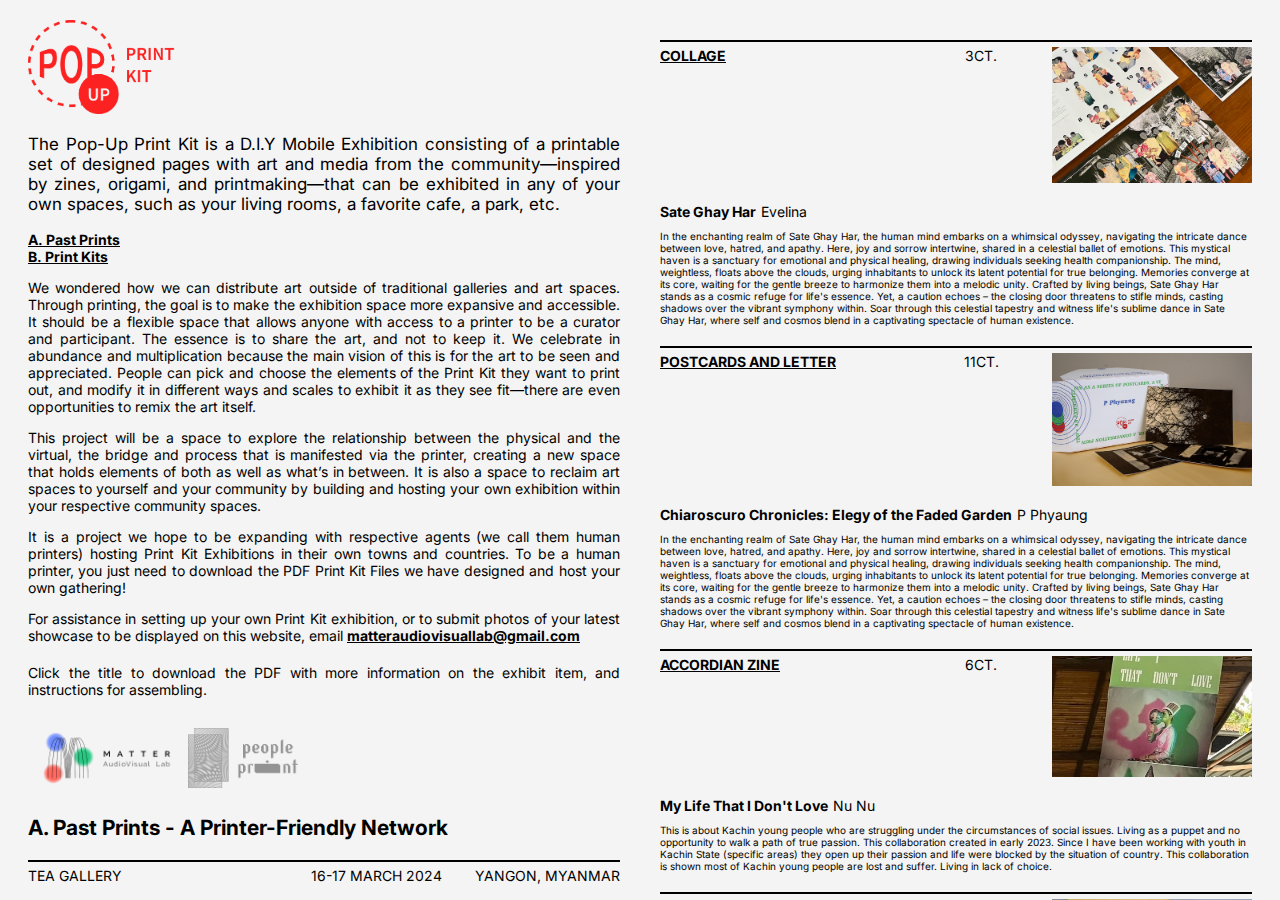
<file: index.html>
<html>
  <head>
    <!-- 
      This is an HTML comment
      You can write text in a comment and the content won't be visible in the page
    -->

    <meta charset="utf-8" />
    <meta name="viewport" content="width=device-width, initial-scale=1" />
    <link rel="icon" href="https://glitch.com/favicon.ico" />

    <!--
      This is the page head - it contains info the browser uses
      Like the title, which appears on the browser tab but not inside the page
      Further down you'll see the content that displays in the page
    -->
    <title>Pop-Up Print Kit</title>

    <!-- The website stylesheet -->
    <link rel="stylesheet" href="style.css" />
    <link rel="preconnect" href="https://fonts.googleapis.com">
    <link rel="preconnect" href="https://fonts.gstatic.com" crossorigin>
    <link href="https://fonts.googleapis.com/css2?family=Inter:wght@400;600;800&display=swap" rel="stylesheet">
    <link rel="icon" type="image/x-icon" href="assets/popuplogox3.ico">
    <!-- <script src="/script.js" defer></script> -->
  </head>
  <body>
    <div class="container">
      <img class="logo" src="assets/popuplogox3.png">
      <div class="description">
        <p class="lead">The Pop-Up Print Kit is a D.I.Y Mobile Exhibition consisting of a printable set of designed pages with art and media from the community—inspired by zines, origami, and printmaking—that can be exhibited in any of your own spaces, such as your living rooms, a favorite cafe, a park, etc.</p>
        <div class="menu">
          <a href="#pastprints">A. Past Prints</a><br/>
          <a href="#printkits">B. Print Kits</a>
        </div>
        <p>We wondered how we can distribute art outside of traditional galleries and art spaces. Through printing, the goal is to make the exhibition space more expansive and accessible. It should be a flexible space that allows anyone with access to a printer to be a curator and participant. The essence is to share the art, and not to keep it. We celebrate in abundance and multiplication because the main vision of this is for the art to be seen and appreciated. People can pick and choose the elements of the Print Kit they want to print out, and modify it in different ways and scales to exhibit it as they see fit—there are even opportunities to remix the art itself. </p>

<p>This project will be a space to explore the relationship between the physical and the virtual, the bridge and process that is manifested via the printer, creating a new space that holds elements of both as well as what’s in between. It is also a space to reclaim art spaces to yourself and your community by building and hosting your own exhibition within your respective community spaces. </p>

<p>It is a project we hope to be expanding with respective agents (we call them human printers) hosting Print Kit Exhibitions in their own towns and countries. To be a human printer, you just need to download the PDF Print Kit Files we have designed and host your own gathering!</p>
        <p>For assistance in setting up your own Print Kit exhibition, or to submit photos of your latest showcase to be displayed on this website, email <script TYPE="text/javascript">
          emailE=('matteraudiovisuallab@' + 'gmail.com')
          document.write('<A href="mailto:' + emailE + '">' + emailE + '</a>')
        </script></p>
      </div>
      <div class="description">Click the title to download the PDF with more information on the exhibit item, and instructions for assembling.</div>
      <div class="logo-container"><img class="matter" src="assets/matterlogox3.png"/><img class="peopleprint" src="assets/pplogox3.png"/></div>
      <h2 id="pastprints">A. Past Prints - A Printer-Friendly Network</h2>
      <div class="event-item">
        <div class="exhibit-title"><span>Tea Gallery</span><span>16-17 March 2024</span><span>Yangon, Myanmar</span></div>
        <p class="description">Hosted at Pan Chan Cafe, exhibited in an outdoor cafe space over 2 days with a roundtable discussion and exquisite corpse collaborative game workshop. </p>
        <div class="event-photo-container">
          <img src="assets/photos/yangon.jpg" />
          <img src="assets/photos/yangon5.jpg" />
          <img src="assets/photos/yangon2.jpg" />
          <img src="assets/photos/yangon3.JPG" />
          <img src="assets/photos/yangon4.JPG" />
        </div>
      </div>
      <div class="event-item">
        <div class="exhibit-title"><span>Print Room</span><span>16 March 2024</span><span>Chicago, USA</span></div>
        <p class="description">Hosted in an apartment in the Albany Park neighborhood, in collaboration with practice room, featuring music from DJ Lula. </p>
        <div class="event-photo-container">
          <img src="assets/photos/chicago.jpg" />
          <img src="assets/photos/chicago5.jpg" />
          <img src="assets/photos/chicago2.jpg" />
          <img src="assets/photos/chicago3.jpg" />
          <img src="assets/photos/chicago4.jpg" />
        </div>
      </div>
      <h2 id="printkits">B. Print Kits - Build Your Own Exhibition</h2>
      <div class="exhibit-item">
        <div class="exhibit-title"><span><a href="assets/pdfs/tabletopgallery.pdf">Tabletop Gallery</a></span><span>27ct.</span><img src="assets/photos/tabletopgallery.jpg" /></div>
        <div class="artist-block">
          <div class="art-title"><span class="work-title">Main Ma So Tar Bar Lae</span><span class="artist-title">Evelina</span></div>
          <div class="art-description">
            
          </div>
        </div>
        <div class="artist-block">
          <div class="art-title"><span class="work-title">Yangon's Nightlife</span><span class="artist-title">Operation Kino</span></div>
          <div class="art-description">
            The artwork is a way for me to describe how I see Yangon at the time with the use of a new art brushes and neon colors that I was exploring. Mostly it was Yangon's nightlife through my eyes, infused with the sentiment of falling out of love with the city. The series was created in 2023. I drew them because I was sad.
          </div>
        </div>
        <div class="artist-block">
          <div class="art-title"><span class="work-title">Colors</span><span class="artist-title">Neutron Aung</span></div>
          <div class="art-description">
            Turns out sexuality is attached in you as an essential part of your being. However, when being homosexual is considered wrong, you want to cut yourself out. As you cut, you bleed in color. As I am my being, I have to constantly remind myself by splitting myself and tell the other me 'It is OK.' I hope I am listening.
          </div>
        </div>
        <div class="artist-block">
          <div class="art-title"><span class="work-title">Mahaar Duu / Chin Lone</span><span class="artist-title">Khant Myat Thein</span></div>
          <div class="art-description">
            When I was a high school student, my friends and I could only play chin lone due to a lack of space for other sports. Chin lone is a team sport, allowing for 2 to 15 players. I had numerous memorable moments with this sport, which I am unable to recreate today. As a result, I created an illustration called "Chin Lone" to capture those memories.
          </div>
        </div>
        <div class="artist-block">
          <div class="art-title"><span class="work-title">What Was I Made For</span><span class="artist-title">Freya Thu</span></div>
          <div class="art-description">
            Inspired by the Barbie movie.
          </div>
        </div>
        <div class="artist-block">
          <div class="art-title"><span class="work-title">The Travelers</span><span class="artist-title">Taiki</span></div>
          <div class="art-description">
            It was taken in 2021. I was going to Dala with my dad in the misty morning. When I saw a group of people and the boats, it felt very surreal to me and I took the shot. Surreal travelers in the surreal reality.
          </div>
        </div>
        <div class="artist-block">
          <div class="art-title"><span class="work-title">Traveller in Pain</span><span class="artist-title">Wai Yan Htut</span></div>
          <div class="art-description">
            In this year, I have experienced regret, the feeling of missing someone, failure, and grieving, which has transformed into a poem. And it's simple. It resides simply in my heart, flowing like liquid verse.
          </div>
        </div>
        <div class="artist-block">
          <div class="art-title"><span class="work-title">Psychedelic Blues</span><span class="artist-title">Thura Khaing</span></div>
          <div class="art-description">
            
          </div>
        </div>
        <div class="artist-block">
          <div class="art-title"><span class="work-title">Love and Swan / Sun, Glass, and Magic</span><span class="artist-title">Dasom Seint</span></div>
          <div class="art-description">
            Love and Swan, I paint[ed] this when I felt really alone and I found myself while painting this. Sun,Glass and Magic, when I was young I really liked Tangled, the Disney movie, so I got inspired.
          </div>
        </div>
        <div class="artist-block">
          <div class="art-title"><span class="work-title">Hopeless Midnight / Portrait of my Broski</span><span class="artist-title">Wai Yan Phyo</span></div>
          <div class="art-description">
            Hopeless Midnight: In the depths of midnight, thoughts ebb and flow like the tide. When will the sense of being lost and hopeless come to an end? Portrait of my Broski: In January 2022, one night, I heard the news that one of my broski sacrificed his life in Yangon. I drew this portrait that night to respect and honor him. However, a few months later, fortunately he has escaped death.
          </div>
        </div>
        <div class="artist-block">
          <div class="art-title"><span class="work-title">Heavy / Help</span><span class="artist-title">Wai Yan Phyo</span></div>
          <div class="art-description">
            Heavy: The weight of thoughts intensifies when there's no one to share and bear them with. Help: A man felt lost and needed help, but nobody heard him.
          </div>
        </div>
      </div>
      <div class="exhibit-item">
        <div class="exhibit-title"><span><a href="assets/pdfs/cube.pdf">Cube</a></span><span>1ct.</span><img src="assets/photos/cube.png" /></div>
        <div class="artist-block">
          <div class="art-title"><span class="work-title">Whatever Vol. 1</span><span class="artist-title">Er Yi</span></div>
          <div class="art-description">
            Two pages from his personal zine "Whatever" Vol. 1, reflecting random thoughts or words in his head.
          </div>
        </div>
      </div>
      <div class="exhibit-item">
        <div class="exhibit-title"><span><a href="assets/pdfs/cylinder.pdf">Cylinder</a></span><span>1ct.</span><img src="assets/photos/cylinder.png" /></div>
        <div class="artist-block">
          <div class="art-title"><span class="work-title">Untitled</span><span class="artist-title">Kyaw Zeya</span></div>
          <div class="art-description">
            
          </div>
        </div>
      </div>
      <div class="exhibit-item">
        <div class="exhibit-title"><span><a href="assets/pdfs/zine.pdf">Zine</a></span><span>7ct.</span><img src="assets/photos/zine.png" /></div>
        <div class="artist-block">
          <div class="art-title"><span class="work-title">Thadingyut</span><span class="artist-title">Morris John</span></div>
          <div class="art-description">
            Graphic Novel story by Dai Yon, 17 years old author who wrote many short stories and poems. Illustrated by Morris John, 19 years old painter and poet.
          </div>
        </div>
      </div>
      <div class="exhibit-item">
        <div class="exhibit-title"><span><a href="assets/pdfs/cassettecosmonauts.pdf">Cassette Sleeve</a></span><span>1ct.</span><img src="assets/photos/cube.png" /></div>
        <div class="artist-block">
          <div class="art-title"><span class="work-title">Cosmonauts</span><span class="artist-title">Vicketta</span></div>
          <div class="art-description">
            The song is about an expression when two souls, like drifting particles in the vastness of space, find their way to each other at precisely the right moment in life. It's that rare collision of cosmic timing, where their paths align, creating a beautiful encounter that feels as serendipitous as stars converging in the cosmic dance. Hence it's called Cosmonauts.
          </div>
        </div>
      </div>
      <div class="exhibit-item">
        <div class="exhibit-title"><span><a href="assets/pdfs/filmstrip.pdf">Film Strips</a></span><span>6ct.</span><img src="assets/photos/filmstrips.jpg" /></div>
        <div class="artist-block">
          <div class="art-title"><span class="work-title">Thirty Prose</span><span class="artist-title">Ei Mon Kyaw</span></div>
          <div class="art-description">
            I just imagined what I remembered most about my father, whether it was real or not, and he passed away 25 years ago. I wrote this prose for my second short film, ‘Thirty’. It was from the scene where the protagonist recited about her father.
          </div>
        </div>
      </div>
      <div class="exhibit-item">
        <div class="exhibit-title"><span><a href="assets/pdfs/flipbookclouds.pdf">Flipbook</a></span><span>2ct.</span><img src="assets/photos/flipbookclouds.png" /></div>
        <div class="artist-block">
          <div class="art-title"><span class="work-title">The Beauty of Clouds</span><span class="artist-title">Freya Thu</span></div>
          <div class="art-description">
            Nephophile [Noun.] Definition: A person who loves clouds; love of clouds; fondness or obsession of clouds.
          </div>
        </div>
      </div>
      <div class="exhibit-item">
        <div class="exhibit-title"><span><a href="assets/pdfs/accordianzine.pdf">Accordian Zine</a></span><span>2ct.</span><img src="assets/photos/accordianzine.jpg" /></div>
        <div class="artist-block">
          <div class="art-title"><span class="work-title">Homes from Homes</span><span class="artist-title">Eddie</span></div>
          <div class="art-description">
            The collages were created away from the hearth of familial relationships, develops as a clandestine dialogue with isolation, reflecting the perseverance and adaptability that sprout from the harshnesses. A spectral play evolves between the pixels as an act of intimate connection born from an enigmatic embrace of distinction. As a person who experienced the challenges of losing both parents during early childhood and adolescence, I experienced a chaotic journey marked by transitions from one household to another due to financial constraints and difficult living conditions. I am currently living far away from my family, relatives, and friends. These circumstances have compelled me to develop resilience and adaptability in order to survive. Despite suffering from clinical depression, anxiety, suicidal thoughts, and extreme introversion, I have overcomed the hardship to connect with diverse people and collaborate effectively, even when our perspectives do not fully align.
          </div>
        </div>
      </div>
      
    </div>
    <div class="container">
      <div class="exhibit-item">
        <div class="exhibit-title"><span><a href="assets/pdfs/collage.pdf">Collage</a></span><span>3ct.</span><img src="assets/photos/collage.png" /></div>
        <div class="artist-block">
          <div class="art-title"><span class="work-title">Sate Ghay Har</span><span class="artist-title">Evelina</span></div>
          <div class="art-description">
            In the enchanting realm of Sate Ghay Har, the human mind embarks on a whimsical odyssey, navigating the intricate dance between love, hatred, and apathy. Here, joy and sorrow intertwine, shared in a celestial ballet of emotions. This mystical haven is a sanctuary for emotional and physical healing, drawing individuals seeking health companionship. The mind, weightless, floats above the clouds, urging inhabitants to unlock its latent potential for true belonging. Memories converge at its core, waiting for the gentle breeze to harmonize them into a melodic unity. Crafted by living beings, Sate Ghay Har stands as a cosmic refuge for life's essence. Yet, a caution echoes – the closing door threatens to stifle minds, casting shadows over the vibrant symphony within. Soar through this celestial tapestry and witness life's sublime dance in Sate Ghay Har, where self and cosmos blend in a captivating spectacle of human existence.
          </div>
        </div>
      </div>
      <div class="exhibit-item">
        <div class="exhibit-title"><span><a href="assets/pdfs/postcardschiaroscuro.pdf">Postcards and Letter</a></span><span>11ct.</span><img src="assets/photos/postcardsp.jpg" /></div>
        <div class="artist-block">
          <div class="art-title"><span class="work-title">Chiaroscuro Chronicles: Elegy of the Faded Garden</span><span class="artist-title">P Phyaung</span></div>
          <div class="art-description">
            In the enchanting realm of Sate Ghay Har, the human mind embarks on a whimsical odyssey, navigating the intricate dance between love, hatred, and apathy. Here, joy and sorrow intertwine, shared in a celestial ballet of emotions. This mystical haven is a sanctuary for emotional and physical healing, drawing individuals seeking health companionship. The mind, weightless, floats above the clouds, urging inhabitants to unlock its latent potential for true belonging. Memories converge at its core, waiting for the gentle breeze to harmonize them into a melodic unity. Crafted by living beings, Sate Ghay Har stands as a cosmic refuge for life's essence. Yet, a caution echoes – the closing door threatens to stifle minds, casting shadows over the vibrant symphony within. Soar through this celestial tapestry and witness life's sublime dance in Sate Ghay Har, where self and cosmos blend in a captivating spectacle of human existence.
          </div>
        </div>
      </div>
      <div class="exhibit-item">
        <div class="exhibit-title"><span><a href="assets/pdfs/accordianzinemylife.pdf">Accordian Zine</a></span><span>6ct.</span><img src="assets/photos/accordianzinemylife.png" /></div>
        <div class="artist-block">
          <div class="art-title"><span class="work-title">My Life That I Don't Love</span><span class="artist-title">Nu Nu</span></div>
          <div class="art-description">
            This is about Kachin young people who are struggling under the circumstances of social issues. Living as a puppet and no opportunity to walk a path of true passion. This collaboration created in early 2023. Since I have been working with youth in Kachin State (specific areas) they open up their passion and life were blocked by the situation of country. This collaboration is shown most of Kachin young people are lost and suffer. Living in lack of choice.
          </div>
        </div>
      </div>
      <div class="exhibit-item">
        <div class="exhibit-title"><span><a href="assets/pdfs/accordianzinemylife.pdf">Accordian Fold Zine</a></span><span>3ct.</span><img src="assets/photos/accordianfoldzine.jpg" /></div>
        <div class="artist-block">
          <div class="art-title"><span class="work-title">It's All About Red from the Small Town</span><span class="artist-title">Gabriel Htoo</span></div>
          <div class="art-description">
            It's all about red from the small town, Pathein City.
          </div>
        </div>
      </div>
      <div class="exhibit-item">
        <div class="exhibit-title"><span><a href="assets/pdfs/triptych.pdf">Triptych</a></span><span>3ct.</span><img src="assets/photos/triptych.jpg" /></div>
        <div class="artist-block">
          <div class="art-title"><span class="work-title">Untitled</span><span class="artist-title">Aung Kyaw</span></div>
          <div class="art-description">

          </div>
        </div>
      </div>
      <div class="exhibit-item">
        <div class="exhibit-title"><span><a href="assets/pdfs/laptop.pdf">Laptop Photo Frame</a></span><span>4ct.</span><img src="assets/photos/laptop.png" /></div>
        <div class="artist-block">
          <div class="art-title"><span class="work-title">Now/Here</span><span class="artist-title">Asad Ali Zulfiqar</span></div>
          <div class="art-description">
            now/here is a map of walks in the city of Karachi, Pakistan recorded in a thread of 28 emails. Through an epistolary story about queer relationships blooming and wilting, this project is an experiment in creating a queer autobiographic practice that honors and upholds the transient nature of identity through the transformative potential of compassionate remembering. This browser-based work unfolds in the private space of the user’s inbox and is rich with hypertext. Visit <a href="bit.ly/getnowhere">bit.ly/getnowhere</a>.
          </div>
        </div>
      </div>
      <div class="exhibit-item">
        <div class="exhibit-title"><span><a href="assets/pdfs/flipbooktime.pdf">Flipbook</a></span><span>2ct.</span><img src="assets/photos/flipbooktime.jpg" /></div>
        <div class="artist-block">
          <div class="art-title"><span class="work-title">Time Without End</span><span class="artist-title">Saw James</span></div>
          <div class="art-description">
            As the earth rotates the Sun, we keep traveling and where the earth goes, our souls go along .The journey of Mother Earth goes on in a circle. Chasing after time, we encounter the space of emptiness yet this repeats like the time without end.
          </div>
        </div>
      </div>
      <div class="exhibit-item">
        <div class="exhibit-title"><span><a href="assets/pdfs/trash.pdf">Trash Can</a></span><span>4ct.</span><img src="assets/photos/trash.jpg" /></div>
        <div class="artist-block">
          <div class="art-title"><span class="work-title">Decompose</span><span class="artist-title">Mayco Naing</span></div>
          <div class="art-description">
            
          </div>
        </div>
      </div>
      <div class="exhibit-item">
        <div class="exhibit-title"><span><a href="assets/pdfs/plateart.pdf">Plate Art</a></span><span>9ct.</span><img src="assets/photos/plateart.jpg" /></div>
        <div class="artist-block">
          <div class="art-title"><span class="work-title">La Mel Du Pays</span><span class="artist-title">Mayco Naing</span></div>
          <div class="art-description">
            
          </div>
        </div>
      </div>
      <div class="exhibit-item">
        <div class="exhibit-title"><span><a href="assets/pdfs/cassetteechoing.pdf">Cassette Sleeve</a></span><span>1ct.</span><img src="assets/photos/cassetteechoing.png" /></div>
        <div class="artist-block">
          <div class="art-title"><span class="work-title">Echoing Nature</span><span class="artist-title">Yan Sae</span></div>
          <div class="art-description">
            Recording of Nature through delay and reverb pedal. Came up with a concept, What if we are in somewhere in which sound travel though different medium? Listening to the sound of nature though different medium.
          </div>
        </div>
      </div>
      <div class="exhibit-item">
        <div class="exhibit-title"><span><a href="assets/pdfs/postcardsmystic.pdf">Postcards and Letter</a></span><span>10ct.</span><img src="assets/photos/postcardsmystic.png" /></div>
        <div class="artist-block">
          <div class="art-title"><span class="work-title">Mystic</span><span class="artist-title">Neutron Aung</span></div>
          <div class="art-description">
            Sometimes we see the reality as it is while we feel the reality in a way we want to experience it.
          </div>
        </div>
      </div>
      <div class="exhibit-item">
        <div class="exhibit-title"><span><a href="assets/pdfs/flipbookhouseonfire.pdf">Flipbook</a></span><span>3ct.</span><img src="assets/photos/flipbookhouseonfire.png" /></div>
        <div class="artist-block">
          <div class="art-title"><span class="work-title">House on Fire</span><span class="artist-title">Neutron Aung</span></div>
          <div class="art-description">
            This is a metaphorical short film to reflect the current reality of us. As levels of violence and humans turn against each others rise, we paradoxically find ourselves engrossed in singing Christmas carols. Amidst this chaotic backdrop (resembling a burning house), we are actively engaged in planning Christmas.
          </div>
        </div>
      </div>
      <div class="exhibit-item">
        <div class="exhibit-title"><span><a href="assets/pdfs/poetry.pdf">Poetry Cards</a></span><span>3ct.</span><img src="assets/photos/poetry.png" /></div>
        <div class="artist-block">
          <div class="art-title"><span class="work-title">You are a Tyrannasaurus Rex</span><span class="artist-title">Annesha Mitha</span></div>
          <div class="art-description">
            A choose your own adventure poem about a dinosaur at the end of the world. I've always been curious about the deep past, about branching narratives, and I wanted to combine these two curiosities.
          </div>
        </div>
      </div>
      <div class="exhibit-item">
        <div class="exhibit-title"><span><a href="assets/pdfs/cassettefootsteps.pdf">Cassette Sleeve</a></span><span>1ct.</span><img src="assets/photos/cassettefootsteps.png" /></div>
        <div class="artist-block">
          <div class="art-title"><span class="work-title">Footsteps from a Distance</span><span class="artist-title">Itö</span></div>
          <div class="art-description">
            
          </div>
        </div>
      </div>
    </div>
  </body>
  
</html>
</file>
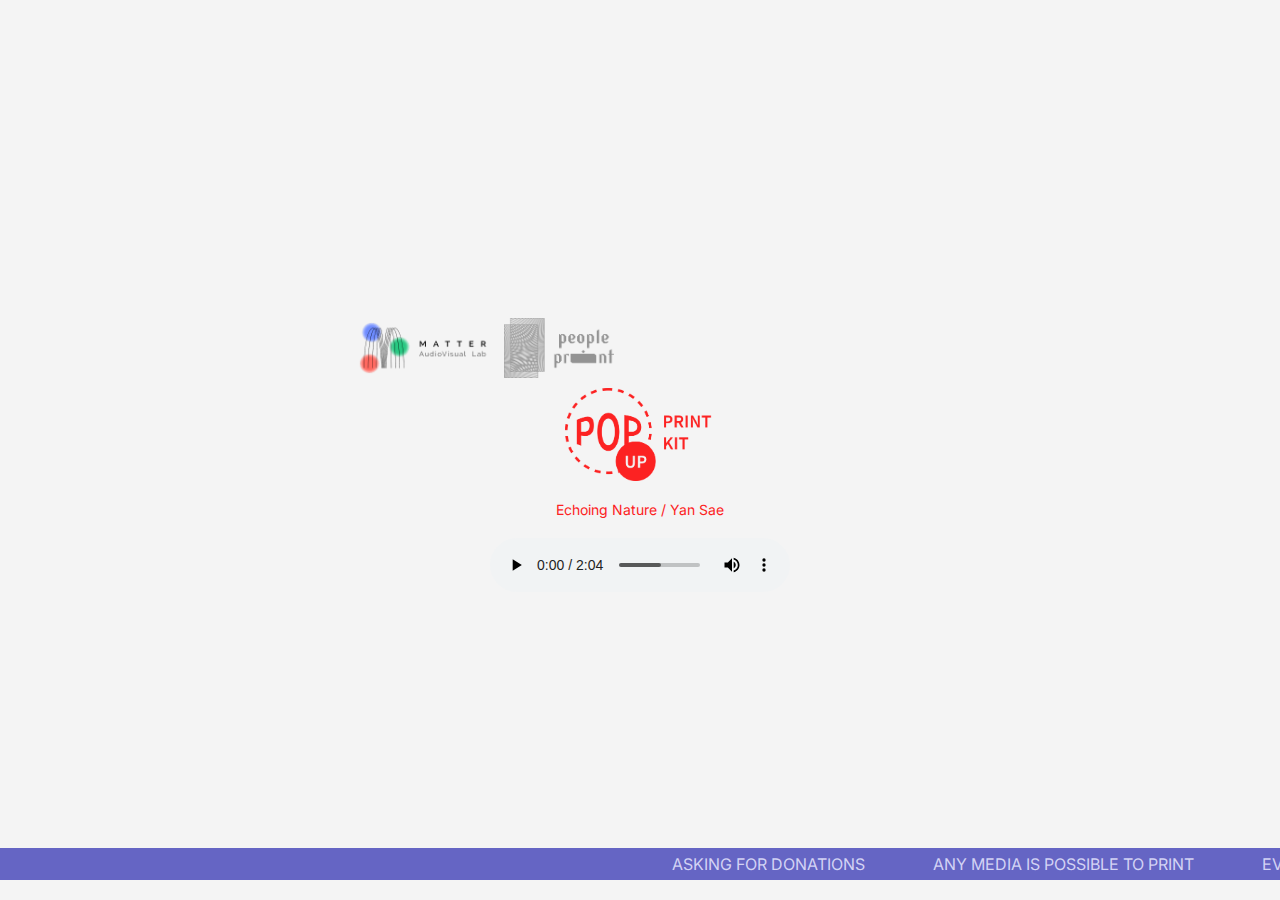
<file: echoingnature/index.html>
<html>
  <head>
    <!-- 
      This is an HTML comment
      You can write text in a comment and the content won't be visible in the page
    -->

    <meta charset="utf-8" />
    <meta name="viewport" content="width=device-width, initial-scale=1" />
    <link rel="icon" href="https://glitch.com/favicon.ico" />

    <!--
      This is the page head - it contains info the browser uses
      Like the title, which appears on the browser tab but not inside the page
      Further down you'll see the content that displays in the page
    -->
    <title>Pop-Up Print Kit</title>

    <!-- The website stylesheet -->
    <link rel="stylesheet" href="../style.css" />
    <link rel="preconnect" href="https://fonts.googleapis.com">
    <link rel="preconnect" href="https://fonts.gstatic.com" crossorigin>
    <link href="https://fonts.googleapis.com/css2?family=Inter:wght@400;600;800&display=swap" rel="stylesheet">
    <link rel="icon" type="image/x-icon" href="../assets/popuplogox3.ico">
    <!-- <script src="/script.js" defer></script> -->
  </head>
  <body>
    <div class="container red center">
      <div class="logo-container"><img class="matter" src="../assets/matterlogox3.png"/><img class="peopleprint" src="../assets/pplogox3.png"/></div>
      <img class="logo" src="../assets/popuplogox3.png">
      <div class="description">Echoing Nature / Yan Sae</div>
      <audio controls>
        <source src="../assets/echoingnature.mp3" type="audio/mpeg">
      Your browser does not support the audio element.
      </audio>
    </div>
    <div class="ticker-wrap">
      <div class="ticker">
        <div class="ticker__item">ASKING FOR DONATIONS</div>
        <div class="ticker__item">ANY MEDIA IS POSSIBLE TO PRINT</div>
        <div class="ticker__item">EVERY STORY, EVERY ARTWORK IS A MASTERPIECE</div>
        <div class="ticker__item">NO CURATION, NO DEADLINE</div>
        <div class="ticker__item">POP-UP PRINT KIT</div>
        <div class="ticker__item">MATTER</div>
        <div class="ticker__item">PEOPLE PRINT</div>
        
      </div>
    </div>
  </body>
  
</html>
</file>
<file: style.css>
body {
  font-family: 'Inter', sans-serif;
  font-size: 14px;
  background-color: #f4f4f4;
  display: flex;
  align-items: center;
  justify-content: center;
  overflow: hidden;
}

a {
  color: black !important;
}

.logo{
  width: 150px;
}

.container {
  padding: 20px;
  width: 50%;
  max-height: 100vh;
  overflow: scroll;
}

.description {
  text-align: justify;
  margin: 20px 0;
}

.event-photo-container{
  display: flex;
  flex-wrap: wrap;
}

.event-photo-container img {
  max-height: 150px;
  object-fit: contain;
  margin-right: 10px;
  margin-bottom: 10px;
}

.event-item .description {
  font-size: 10px;
  margin: 20px 0;
}

.lead {
  font-size: 17px;
}

.container a{
  font-weight: 700;
}

.center{
  text-align: center;
}

.center .description {
  text-align: center;
}

.exhibit-item {
  position: relative;
}

.exhibit-title {
  display: flex;
  justify-content: space-between;
  border-top: 2px solid black;
  padding-top: 5px;
  margin-top: 20px;
  text-transform: uppercase;
}

.exhibit-title a{ 
  color: black;
}

.exhibit-title span:first-of-type {
  width: 250px;
}

.exhibit-title img {
  width: 200px;
  object-fit: contain;
}

.work-title{
  font-weight: bold;
  margin-right: 5px;
}

.art-title {
  margin-top: 20px;
  margin-bottom: 10px;
}

.art-description {
  font-size: 10px;
  margin-bottom: 10px;
}

.logo-container {
  top: 10px;
  right: 20px;
  display: flex;
  align-items: center;
}

.logo-container .matter{
  height: 80px;
}

.logo-container .peopleprint{
  height: 60px;
}

.container.red, .container.red a {
  color: #fc2222;
}

.container.blue, .container.blue a {
  color: #6565c4;
}

.container.green, .container.green a {
  color: #63c668;
}

* {
  box-sizing: border-box;
}
@-webkit-keyframes ticker {
  0% {
    -webkit-transform: translate3d(0, 0, 0);
    transform: translate3d(0, 0, 0);
    visibility: visible;
  }
  100% {
    -webkit-transform: translate3d(-100%, 0, 0);
    transform: translate3d(-100%, 0, 0);
  }
}
@keyframes ticker {
  0% {
    -webkit-transform: translate3d(0, 0, 0);
    transform: translate3d(0, 0, 0);
    visibility: visible;
  }
  100% {
    -webkit-transform: translate3d(-100%, 0, 0);
    transform: translate3d(-100%, 0, 0);
  }
}
.ticker-wrap {
  position: fixed;
  bottom: 20px;
  width: 100%;
  overflow: hidden;
  height: 2rem;
  background-color: #6565c4;
  padding-left: 100%;
  box-sizing: content-box;
}
.ticker-wrap .ticker {
  display: inline-block;
  height: 2rem;
  line-height: 2rem;
  white-space: nowrap;
  padding-right: 100%;
  box-sizing: content-box;
  -webkit-animation-iteration-count: infinite;
  animation-iteration-count: infinite;
  -webkit-animation-timing-function: linear;
  animation-timing-function: linear;
  -webkit-animation-name: ticker;
  animation-name: ticker;
  -webkit-animation-duration: 30s;
  animation-duration: 30s;
}
.ticker-wrap .ticker__item {
  display: inline-block;
  padding: 0 2rem;
  font-size: 1rem;
  color: #d3d3f4;
  text-transform: uppercase;
}


@media screen and (max-width: 1100px) {
  body {
    flex-direction: column;
    overflow: auto;
  }
  .container {
    width: 100%;
    max-height: fit-content;   
    overflow: auto;
  }
}
</file>
